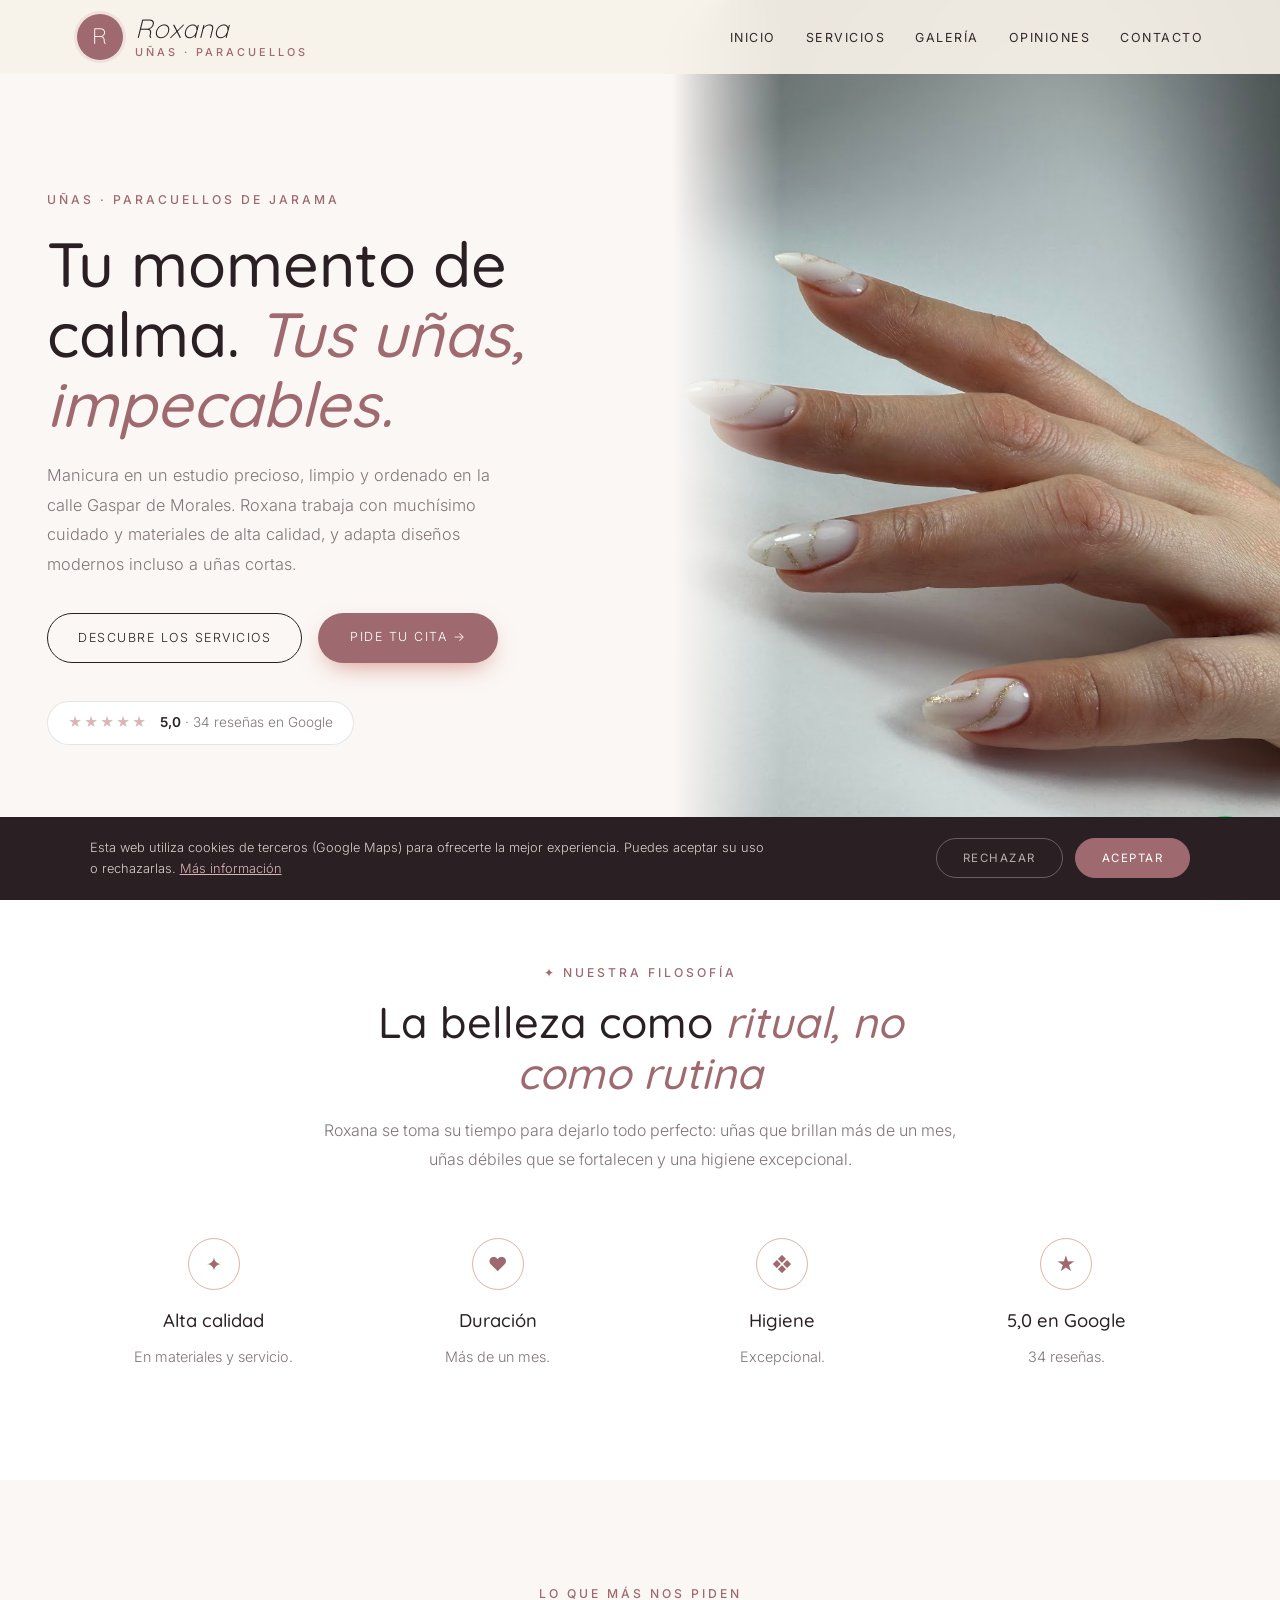
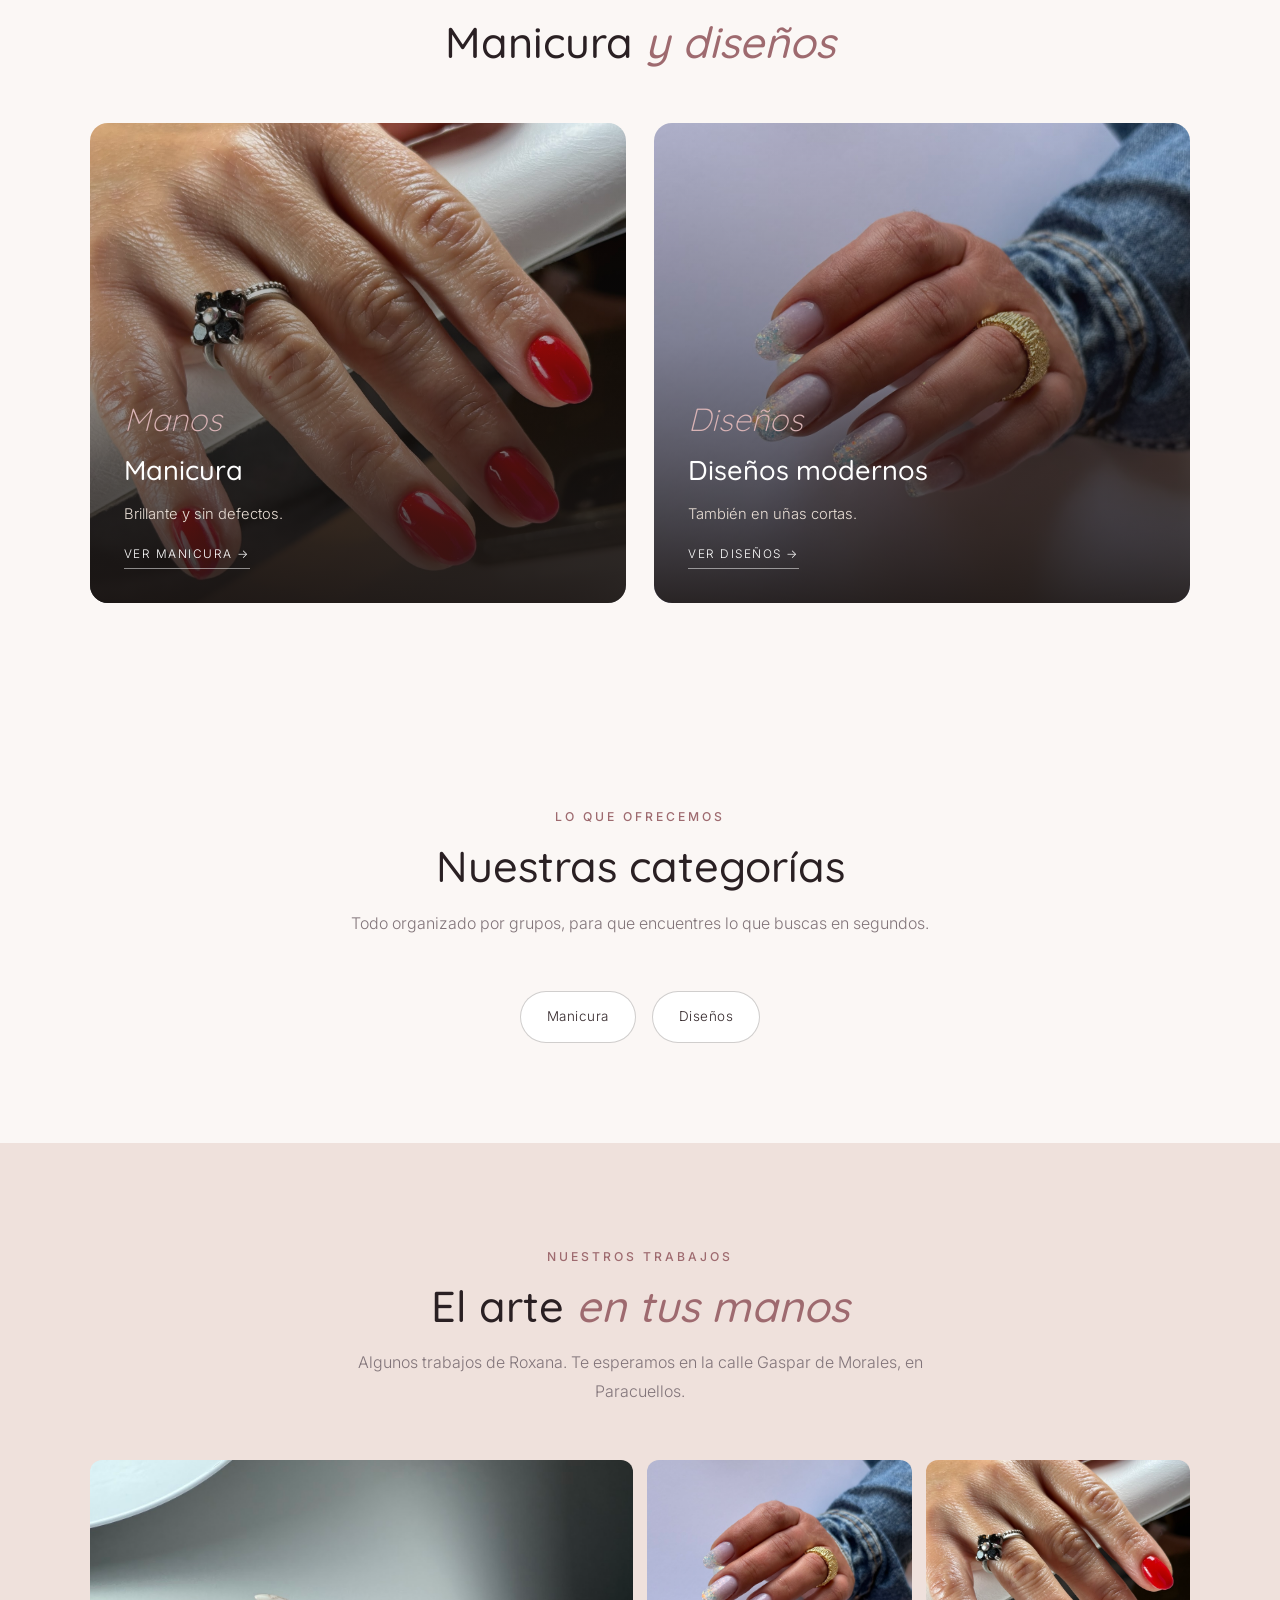
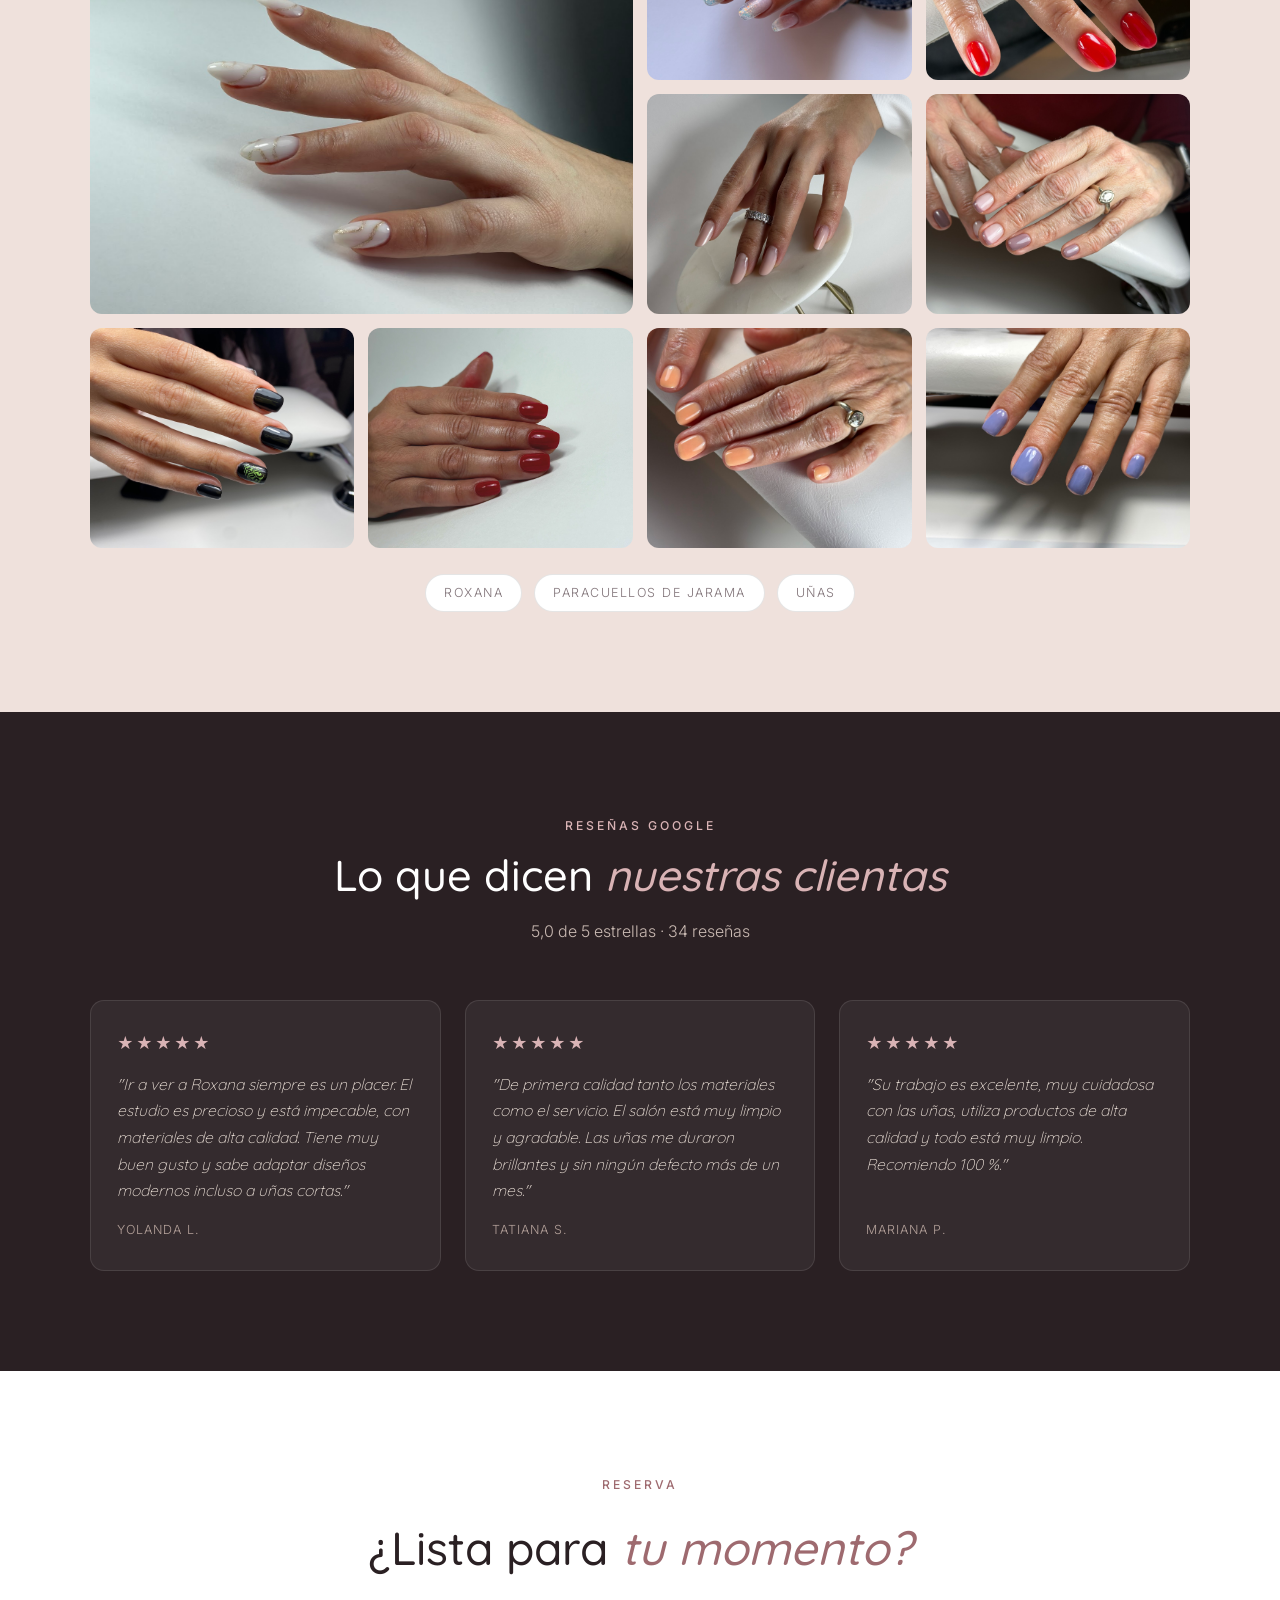
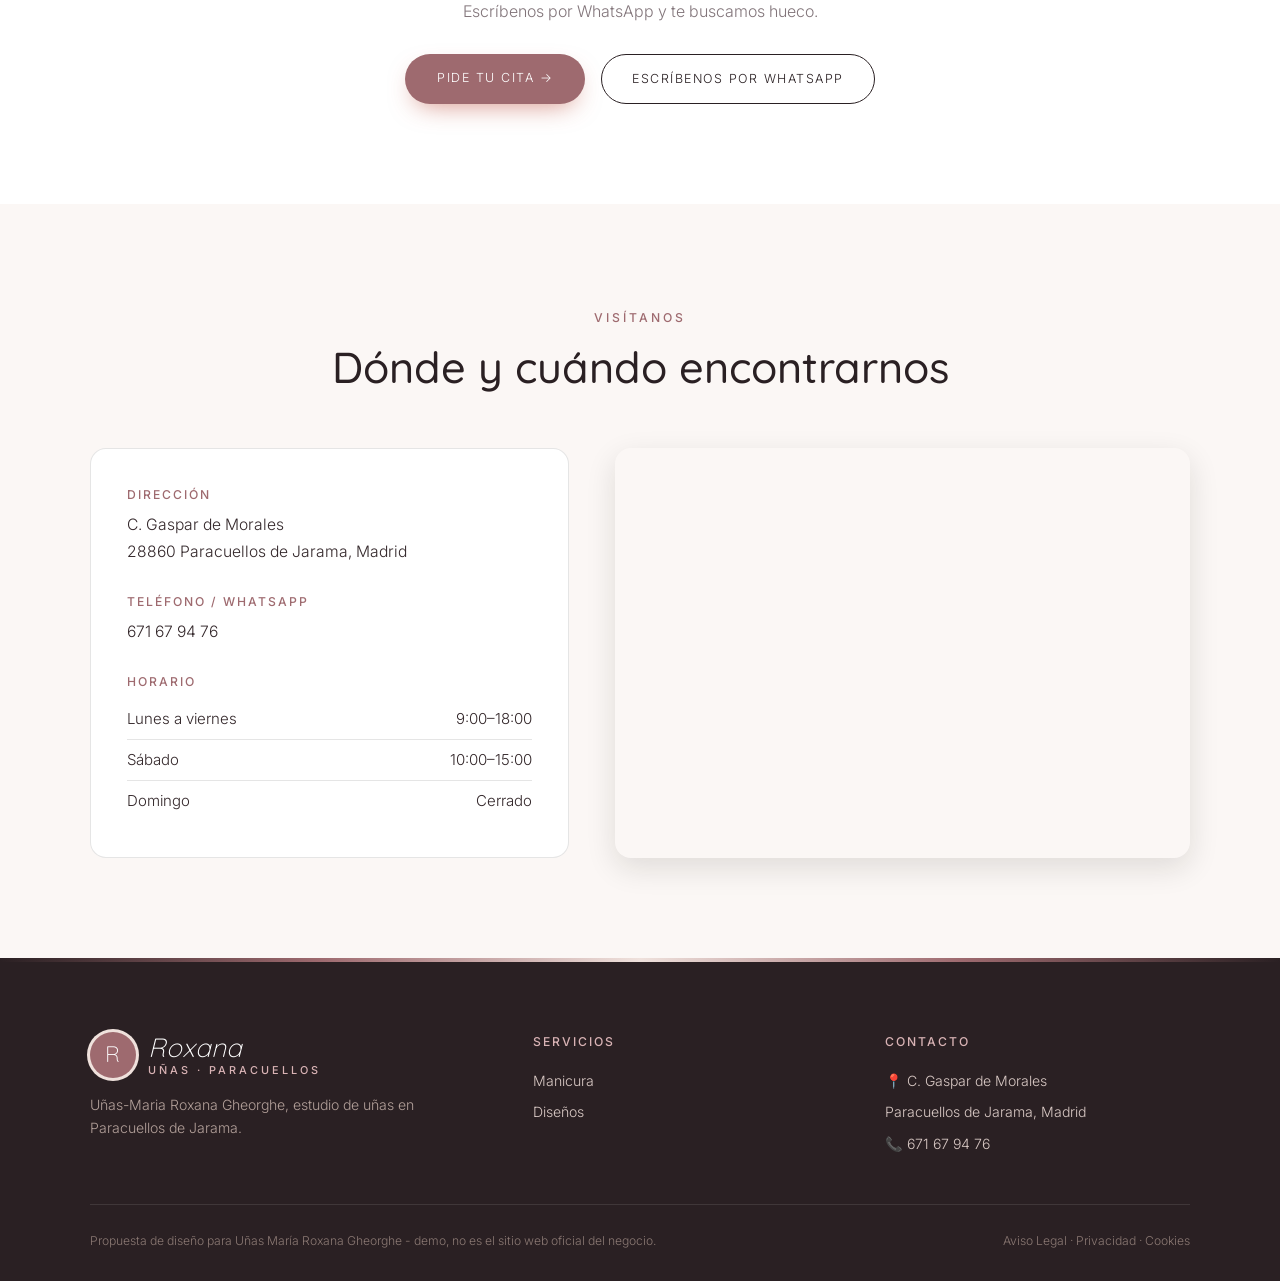
<file: index.html>
<!DOCTYPE html>
<html lang="es">
<head>
<meta charset="UTF-8">
<meta name="viewport" content="width=device-width, initial-scale=1.0">
<title>Uñas María Roxana Gheorghe — Manicura y uñas en Paracuellos de Jarama</title>
<meta name="description" content="Uñas María Roxana Gheorghe, estudio de manicura en C. Gaspar de Morales, Paracuellos de Jarama. Manicura con materiales de alta calidad, uñas que duran más de un mes, fortalecimiento de uñas débiles y diseños modernos. 5,0★ con 34 reseñas en Google.">
<meta name="theme-color" content="#2a2023">
<meta property="og:title" content="Uñas María Roxana Gheorghe · Paracuellos de Jarama">
<meta property="og:image" content="maps_06.jpg">

<link rel="preconnect" href="https://fonts.googleapis.com"><link rel="preconnect" href="https://fonts.gstatic.com" crossorigin><link href="https://fonts.googleapis.com/css2?family=Quicksand:wght@500;600&family=Inter:wght@300;400;500;600&display=swap" rel="stylesheet">
<link rel="stylesheet" href="styles.css">
</head>
<body>

<header id="header">
  <a href="index.html" class="logo" aria-label="Uñas María Roxana Gheorghe, inicio"><span class="logo-mark">R</span><span class="logo-text"><span class="script">Roxana</span><small>uñas · Paracuellos</small></span></a>
  <nav id="nav" aria-label="Navegación principal"><ul><li><a href="index.html#inicio">Inicio</a></li><li><a href="servicios.html">Servicios</a></li><li><a href="index.html#galeria">Galería</a></li><li><a href="index.html#opiniones">Opiniones</a></li><li><a href="index.html#contacto">Contacto</a></li></ul></nav><button class="nav-toggle" id="navToggle" aria-label="Abrir menú">☰</button>
</header>

<section class="hero" id="inicio">
  <div class="hero-text">
    <span class="eyebrow">Uñas · Paracuellos de Jarama</span>
    <h1>Tu momento de calma. <em>Tus uñas, impecables.</em></h1>
    <p>Manicura en un estudio precioso, limpio y ordenado en la calle Gaspar de Morales. Roxana trabaja con muchísimo cuidado y materiales de alta calidad, y adapta diseños modernos incluso a uñas cortas.</p>
    <div class="hero-ctas">
      <a href="servicios.html" class="btn-outline">Descubre los servicios</a>
      <a href="https://wa.me/34671679476?text=Hola%20Roxana%2C%20quiero%20pedir%20cita%20para%20las%20u%C3%B1as" class="btn-solid" target="_blank" rel="noopener">Pide tu cita →</a>
    </div>
    <a class="hero-rating" href="https://www.google.com/maps/search/?api=1&query=U%C3%B1as+Maria+Roxana+Gheorghe,+C.+Gaspar+de+Morales,+Paracuellos+de+Jarama" target="_blank" rel="noopener"><span class="stars">★★★★★</span><span><strong>5,0</strong> · 34 reseñas en Google</span></a>
  </div>
  <div class="hero-img"><img src="maps_06.jpg" alt="Uñas con líneas doradas en el estudio de Roxana, Paracuellos de Jarama" style="object-position:center 50%;"></div>
</section>

<section class="trust">
  <div class="section-head">
    <span class="eyebrow">✦ Nuestra filosofía</span>
    <h2>La belleza como <em>ritual, no como rutina</em></h2>
    <p>Roxana se toma su tiempo para dejarlo todo perfecto: uñas que brillan más de un mes, uñas débiles que se fortalecen y una higiene excepcional.</p>
  </div>
  <div class="trust-grid">
    <div class="trust-card"><span class="trust-ic">✦</span><h3>Alta calidad</h3><p>En materiales y servicio.</p></div>
    <div class="trust-card"><span class="trust-ic">♥</span><h3>Duración</h3><p>Más de un mes.</p></div>
    <div class="trust-card"><span class="trust-ic">❖</span><h3>Higiene</h3><p>Excepcional.</p></div>
    <div class="trust-card"><span class="trust-ic">★</span><h3>5,0 en Google</h3><p>34 reseñas.</p></div>
  </div>
</section>

<section class="worlds">
  <div class="section-head">
    <span class="eyebrow">Lo que más nos piden</span>
    <h2>Manicura <em>y diseños</em></h2>
  </div>
  <div class="worlds-grid">
    <a href="servicios.html#unas" class="world-card"><img src="maps_05.jpg" alt="Manicura"><div class="world-text"><span class="script">Manos</span><h3>Manicura</h3><p>Brillante y sin defectos.</p><span class="world-link">Ver manicura →</span></div></a>
    <a href="servicios.html#disenos" class="world-card"><img src="maps_04.jpg" alt="Diseños modernos"><div class="world-text"><span class="script">Diseños</span><h3>Diseños modernos</h3><p>También en uñas cortas.</p><span class="world-link">Ver diseños →</span></div></a>
  </div>
</section>

<section>
  <div class="section-head">
    <span class="eyebrow">Lo que ofrecemos</span>
    <h2>Nuestras categorías</h2>
    <p>Todo organizado por grupos, para que encuentres lo que buscas en segundos.</p>
  </div>
  <div class="cat-pills">
    <a href="servicios.html#unas" class="cat-pill">Manicura</a>
    <a href="servicios.html#disenos" class="cat-pill">Diseños</a>
  </div>
</section>

<section class="gallery-wrap" id="galeria">
  <div class="section-head">
    <span class="eyebrow">Nuestros trabajos</span>
    <h2>El arte <em>en tus manos</em></h2>
    <p>Algunos trabajos de Roxana. Te esperamos en la calle Gaspar de Morales, en Paracuellos.</p>
  </div>
  <div class="gallery">
    <figure class="big"><img src="maps_06.jpg" alt="Uñas nude con líneas doradas" loading="lazy"></figure>
    <figure><img src="maps_04.jpg" alt="Degradado con purpurina" loading="lazy"></figure>
    <figure><img src="maps_05.jpg" alt="Rojo clásico" loading="lazy"></figure>
    <figure><img src="maps_08.jpg" alt="Nude natural" loading="lazy"></figure>
    <figure><img src="maps_01.jpg" alt="Tonos malva" loading="lazy"></figure>
    <figure><img src="maps_10.jpg" alt="Negro con diseño" loading="lazy"></figure>
    <figure><img src="maps_07.jpg" alt="Rojo cereza" loading="lazy"></figure>
    <figure><img src="maps_02.jpg" alt="Melocotón" loading="lazy"></figure>
    <figure><img src="maps_09.jpg" alt="Lavanda" loading="lazy"></figure>
  </div>
  <div class="brands"><span>Roxana</span><span>Paracuellos de Jarama</span><span>Uñas</span></div>
</section>

<section class="reviews-wrap" id="opiniones">
  <div class="section-head">
    <span class="eyebrow">Reseñas Google</span>
    <h2>Lo que dicen <em>nuestras clientas</em></h2>
    <p>5,0 de 5 estrellas · 34 reseñas</p>
  </div>
  <div class="review-grid">
    <div class="review-card"><div class="stars">★★★★★</div><p>"Ir a ver a Roxana siempre es un placer. El estudio es precioso y está impecable, con materiales de alta calidad. Tiene muy buen gusto y sabe adaptar diseños modernos incluso a uñas cortas."</p><cite>Yolanda L.</cite></div>
    <div class="review-card"><div class="stars">★★★★★</div><p>"De primera calidad tanto los materiales como el servicio. El salón está muy limpio y agradable. Las uñas me duraron brillantes y sin ningún defecto más de un mes."</p><cite>Tatiana S.</cite></div>
    <div class="review-card"><div class="stars">★★★★★</div><p>"Su trabajo es excelente, muy cuidadosa con las uñas, utiliza productos de alta calidad y todo está muy limpio. Recomiendo 100 %."</p><cite>Mariana P.</cite></div>
  </div>
</section>

<section class="cta-section">
  <span class="eyebrow">Reserva</span>
  <h2>¿Lista para <em>tu momento?</em></h2>
  <p>Escríbenos por WhatsApp y te buscamos hueco.</p>
  <div class="cta-row">
    <a href="https://wa.me/34671679476?text=Hola%20Roxana%2C%20quiero%20pedir%20cita%20para%20las%20u%C3%B1as" class="btn-solid" target="_blank" rel="noopener">Pide tu cita →</a>
    <a href="https://wa.me/34671679476?text=Hola%20Roxana%2C%20quiero%20pedir%20cita%20para%20las%20u%C3%B1as" class="btn-outline" target="_blank" rel="noopener">Escríbenos por WhatsApp</a>
  </div>
</section>

<section class="contact-section" id="contacto">
  <div class="section-head">
    <span class="eyebrow">Visítanos</span>
    <h2>Dónde y cuándo encontrarnos</h2>
  </div>
  <div class="contact-grid">
    <div class="contact-info">
      <div class="contact-block"><h3>Dirección</h3><p>C. Gaspar de Morales<br>28860 Paracuellos de Jarama, Madrid</p></div>
      <div class="contact-block"><h3>Teléfono / WhatsApp</h3><p><a href="tel:+34671679476">671 67 94 76</a></p></div>
      <div class="contact-block"><h3>Horario</h3><ul class="hours-list"><li><span>Lunes a viernes</span><span>9:00–18:00</span></li><li><span>Sábado</span><span>10:00–15:00</span></li><li><span>Domingo</span><span>Cerrado</span></li></ul></div>
      
    </div>
    <div class="contact-map">
      <iframe title="Mapa de Uñas María Roxana Gheorghe" src="https://www.google.com/maps?q=U%C3%B1as+Maria+Roxana+Gheorghe,+C.+Gaspar+de+Morales,+Paracuellos+de+Jarama&output=embed" width="100%" height="100%" style="border:0;" allowfullscreen="" loading="lazy" referrerpolicy="no-referrer-when-downgrade"></iframe>
    </div>
  </div>
</section>

<footer>
  <div class="footer-grid">
    <div class="footer-brand">
      <a href="index.html" class="logo light"><span class="logo-mark">R</span><span class="logo-text"><span class="script">Roxana</span><small>uñas · Paracuellos</small></span></a>
      <p>Uñas-Maria Roxana Gheorghe, estudio de uñas en Paracuellos de Jarama.</p>
    </div>
    <div><h4>Servicios</h4><ul><li><a href="servicios.html#unas">Manicura</a></li><li><a href="servicios.html#disenos">Diseños</a></li></ul></div>
    <div><h4>Contacto</h4><ul><li>📍 C. Gaspar de Morales</li><li>Paracuellos de Jarama, Madrid</li><li>📞 <a href="tel:+34671679476">671 67 94 76</a></li></ul></div>
  </div>
  <div class="footer-bottom">
    <span>Propuesta de diseño para Uñas María Roxana Gheorghe - demo, no es el sitio web oficial del negocio.</span>
    <span><a href="aviso-legal.html">Aviso Legal</a> &middot; <a href="politica-privacidad.html">Privacidad</a> &middot; <a href="politica-cookies.html">Cookies</a></span>
  </div>
</footer>

<div id="cookie-banner" class="cookie-banner"><p>Esta web utiliza cookies de terceros (Google Maps) para ofrecerte la mejor experiencia. Puedes aceptar su uso o rechazarlas. <a href="politica-cookies.html">Más información</a></p><div class="cookie-actions"><button onclick="setCookieChoice('rejected')" class="ck-reject">Rechazar</button><button onclick="setCookieChoice('accepted')" class="ck-accept">Aceptar</button></div></div>
<div class="social-fabs"><a class="wa-fab" href="https://wa.me/34671679476?text=Hola%20Roxana%2C%20quiero%20pedir%20cita%20para%20las%20u%C3%B1as" target="_blank" rel="noopener" aria-label="Escribir por WhatsApp"><svg width="28" height="28" viewBox="0 0 24 24" fill="white"><path d="M17.5 14.4c-.3-.1-1.8-.9-2-1s-.5-.1-.7.1-.8 1-.9 1.2-.3.2-.6.1a8.2 8.2 0 0 1-2.4-1.5 9 9 0 0 1-1.7-2.1c-.2-.3 0-.5.1-.6l.4-.5.3-.5v-.5l-.9-2.2c-.2-.6-.5-.5-.7-.5h-.6a1.1 1.1 0 0 0-.8.4 3.4 3.4 0 0 0-1 2.5 5.9 5.9 0 0 0 1.2 3.1 13.5 13.5 0 0 0 5.2 4.6c2.6 1 2.6.7 3.1.6a2.6 2.6 0 0 0 1.7-1.2 2.1 2.1 0 0 0 .2-1.2c-.1-.1-.3-.2-.6-.3ZM12 21.8a9.8 9.8 0 0 1-5-1.4l-.4-.2-3.7 1 1-3.6-.2-.4A9.8 9.8 0 1 1 12 21.8Zm8.4-18.3A11.8 11.8 0 0 0 1.8 17.7L.2 23.8l6.3-1.6a11.8 11.8 0 0 0 5.6 1.4A11.8 11.8 0 0 0 20.4 3.5Z"/></svg></a></div>
<script src="main.js"></script>
</body>
</html>
</file>
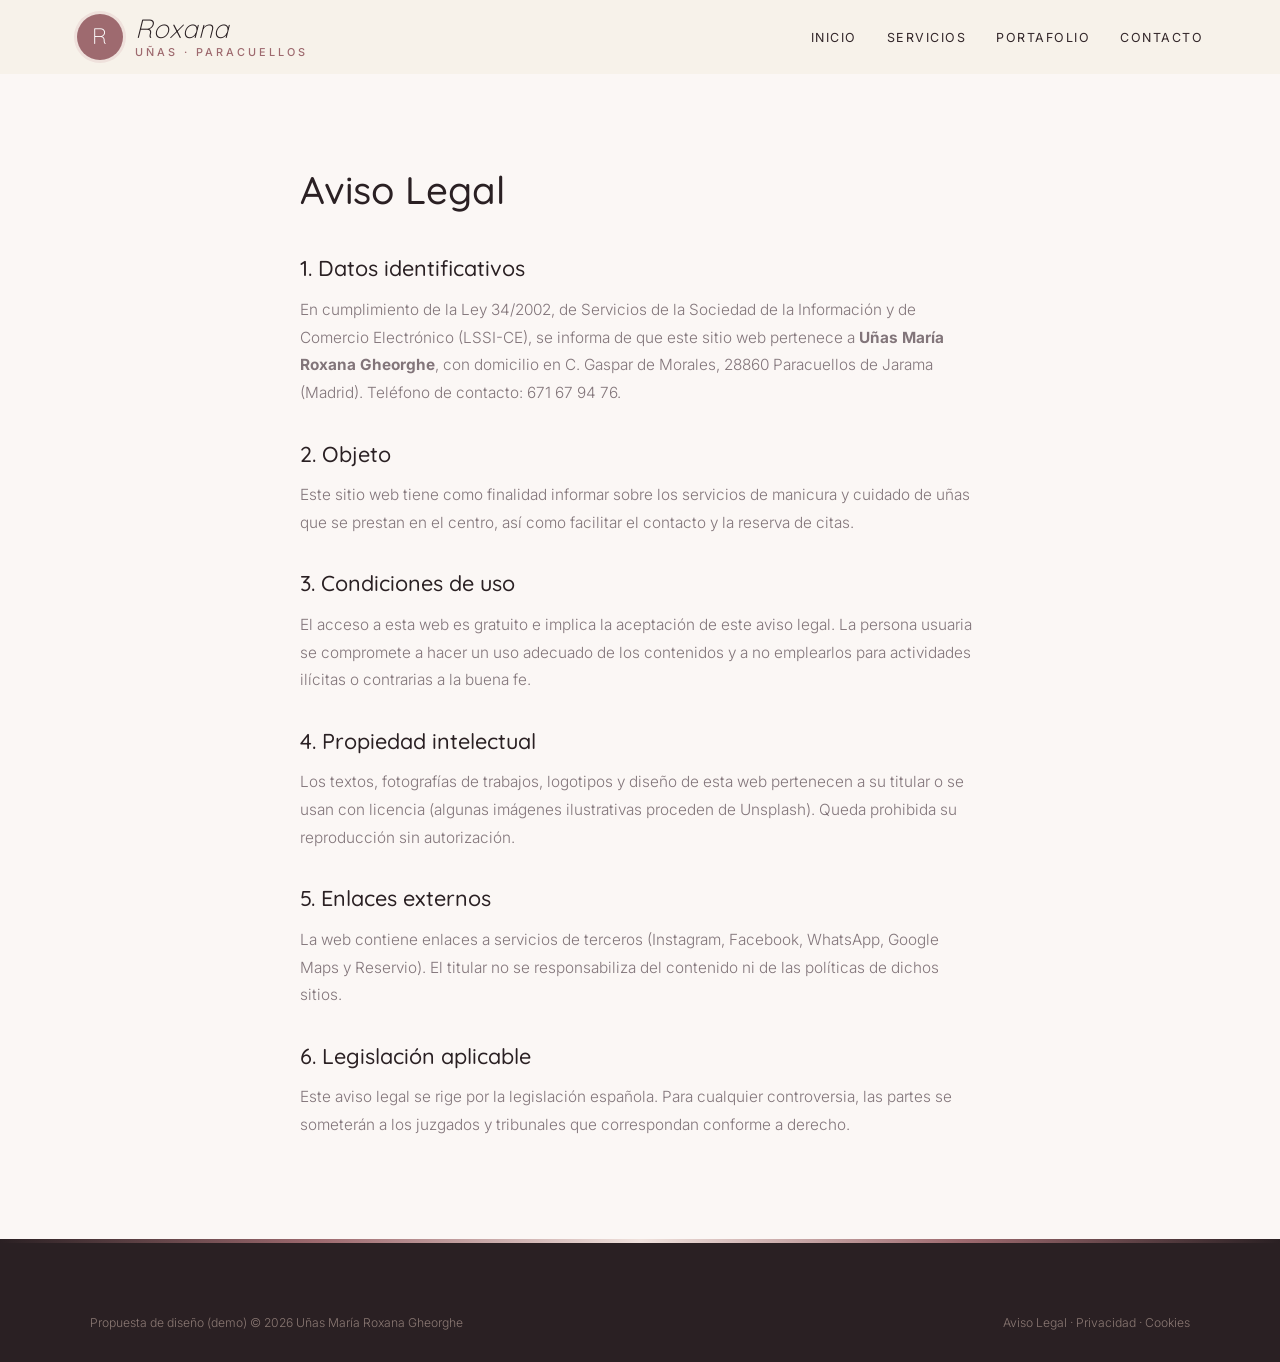
<file: aviso-legal.html>
<!DOCTYPE html>
<html lang="es">
<head>
<meta charset="UTF-8">
<meta name="viewport" content="width=device-width, initial-scale=1.0">
<title>Aviso Legal — Uñas María Roxana Gheorghe</title>
<meta name="robots" content="noindex">

<link rel="preconnect" href="https://fonts.googleapis.com">
<link href="https://fonts.googleapis.com/css2?family=Quicksand:wght@500;600&family=Inter:wght@300;400;500;600&display=swap" rel="stylesheet">
<link rel="stylesheet" href="styles.css">
</head>
<body>
<header id="header" class="scrolled">
  <a href="index.html" class="logo" aria-label="Uñas María Roxana Gheorghe, inicio">
    <span class="logo-mark">R</span>
    <span class="logo-text"><span class="script">Roxana</span><small>uñas · Paracuellos</small></span>
  </a>
  <nav id="nav" aria-label="Navegación principal">
    <ul>
      <li><a href="index.html#inicio">Inicio</a></li>
      <li><a href="servicios.html">Servicios</a></li>
      <li><a href="portafolio.html">Portafolio</a></li>
      <li><a href="index.html#contacto">Contacto</a></li>
    </ul>
  </nav>
  <button class="nav-toggle" id="navToggle" aria-label="Abrir menú">☰</button>
</header>
<main class="legal"><h1>Aviso Legal</h1>
<h2>1. Datos identificativos</h2>
<p>En cumplimiento de la Ley 34/2002, de Servicios de la Sociedad de la Información y de Comercio Electrónico (LSSI-CE), se informa de que este sitio web pertenece a <strong>Uñas María Roxana Gheorghe</strong>, con domicilio en C. Gaspar de Morales, 28860 Paracuellos de Jarama (Madrid). Teléfono de contacto: 671 67 94 76.</p>
<h2>2. Objeto</h2>
<p>Este sitio web tiene como finalidad informar sobre los servicios de manicura y cuidado de uñas que se prestan en el centro, así como facilitar el contacto y la reserva de citas.</p>
<h2>3. Condiciones de uso</h2>
<p>El acceso a esta web es gratuito e implica la aceptación de este aviso legal. La persona usuaria se compromete a hacer un uso adecuado de los contenidos y a no emplearlos para actividades ilícitas o contrarias a la buena fe.</p>
<h2>4. Propiedad intelectual</h2>
<p>Los textos, fotografías de trabajos, logotipos y diseño de esta web pertenecen a su titular o se usan con licencia (algunas imágenes ilustrativas proceden de Unsplash). Queda prohibida su reproducción sin autorización.</p>
<h2>5. Enlaces externos</h2>
<p>La web contiene enlaces a servicios de terceros (Instagram, Facebook, WhatsApp, Google Maps y Reservio). El titular no se responsabiliza del contenido ni de las políticas de dichos sitios.</p>
<h2>6. Legislación aplicable</h2>
<p>Este aviso legal se rige por la legislación española. Para cualquier controversia, las partes se someterán a los juzgados y tribunales que correspondan conforme a derecho.</p></main>
<footer>
  <div class="footer-bottom" style="margin-top:0">
    <span>Propuesta de diseño (demo) © 2026 Uñas María Roxana Gheorghe</span>
    <span><a href="aviso-legal.html">Aviso Legal</a> &middot; <a href="politica-privacidad.html">Privacidad</a> &middot; <a href="politica-cookies.html">Cookies</a></span>
  </div>
</footer>
<script src="main.js"></script>
</body>
</html>
</file>
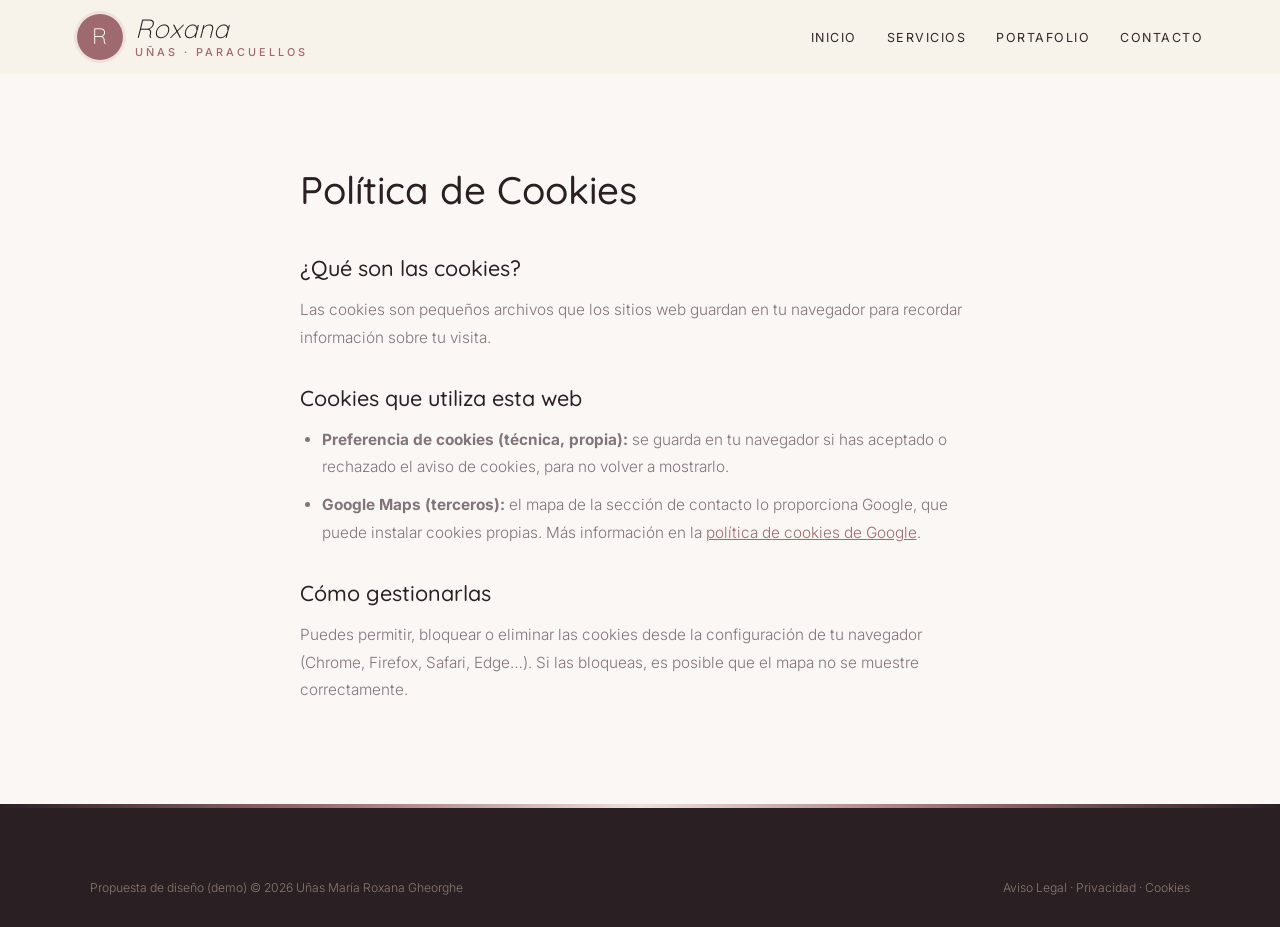
<file: politica-cookies.html>
<!DOCTYPE html>
<html lang="es">
<head>
<meta charset="UTF-8">
<meta name="viewport" content="width=device-width, initial-scale=1.0">
<title>Política de Cookies — Uñas María Roxana Gheorghe</title>
<meta name="robots" content="noindex">

<link rel="preconnect" href="https://fonts.googleapis.com">
<link href="https://fonts.googleapis.com/css2?family=Quicksand:wght@500;600&family=Inter:wght@300;400;500;600&display=swap" rel="stylesheet">
<link rel="stylesheet" href="styles.css">
</head>
<body>
<header id="header" class="scrolled">
  <a href="index.html" class="logo" aria-label="Uñas María Roxana Gheorghe, inicio">
    <span class="logo-mark">R</span>
    <span class="logo-text"><span class="script">Roxana</span><small>uñas · Paracuellos</small></span>
  </a>
  <nav id="nav" aria-label="Navegación principal">
    <ul>
      <li><a href="index.html#inicio">Inicio</a></li>
      <li><a href="servicios.html">Servicios</a></li>
      <li><a href="portafolio.html">Portafolio</a></li>
      <li><a href="index.html#contacto">Contacto</a></li>
    </ul>
  </nav>
  <button class="nav-toggle" id="navToggle" aria-label="Abrir menú">☰</button>
</header>
<main class="legal"><h1>Política de Cookies</h1>
<h2>¿Qué son las cookies?</h2>
<p>Las cookies son pequeños archivos que los sitios web guardan en tu navegador para recordar información sobre tu visita.</p>
<h2>Cookies que utiliza esta web</h2>
<ul>
<li><strong>Preferencia de cookies (técnica, propia):</strong> se guarda en tu navegador si has aceptado o rechazado el aviso de cookies, para no volver a mostrarlo.</li>
<li><strong>Google Maps (terceros):</strong> el mapa de la sección de contacto lo proporciona Google, que puede instalar cookies propias. Más información en la <a href="https://policies.google.com/technologies/cookies" target="_blank" rel="noopener">política de cookies de Google</a>.</li>
</ul>
<h2>Cómo gestionarlas</h2>
<p>Puedes permitir, bloquear o eliminar las cookies desde la configuración de tu navegador (Chrome, Firefox, Safari, Edge…). Si las bloqueas, es posible que el mapa no se muestre correctamente.</p></main>
<footer>
  <div class="footer-bottom" style="margin-top:0">
    <span>Propuesta de diseño (demo) © 2026 Uñas María Roxana Gheorghe</span>
    <span><a href="aviso-legal.html">Aviso Legal</a> &middot; <a href="politica-privacidad.html">Privacidad</a> &middot; <a href="politica-cookies.html">Cookies</a></span>
  </div>
</footer>
<script src="main.js"></script>
</body>
</html>
</file>
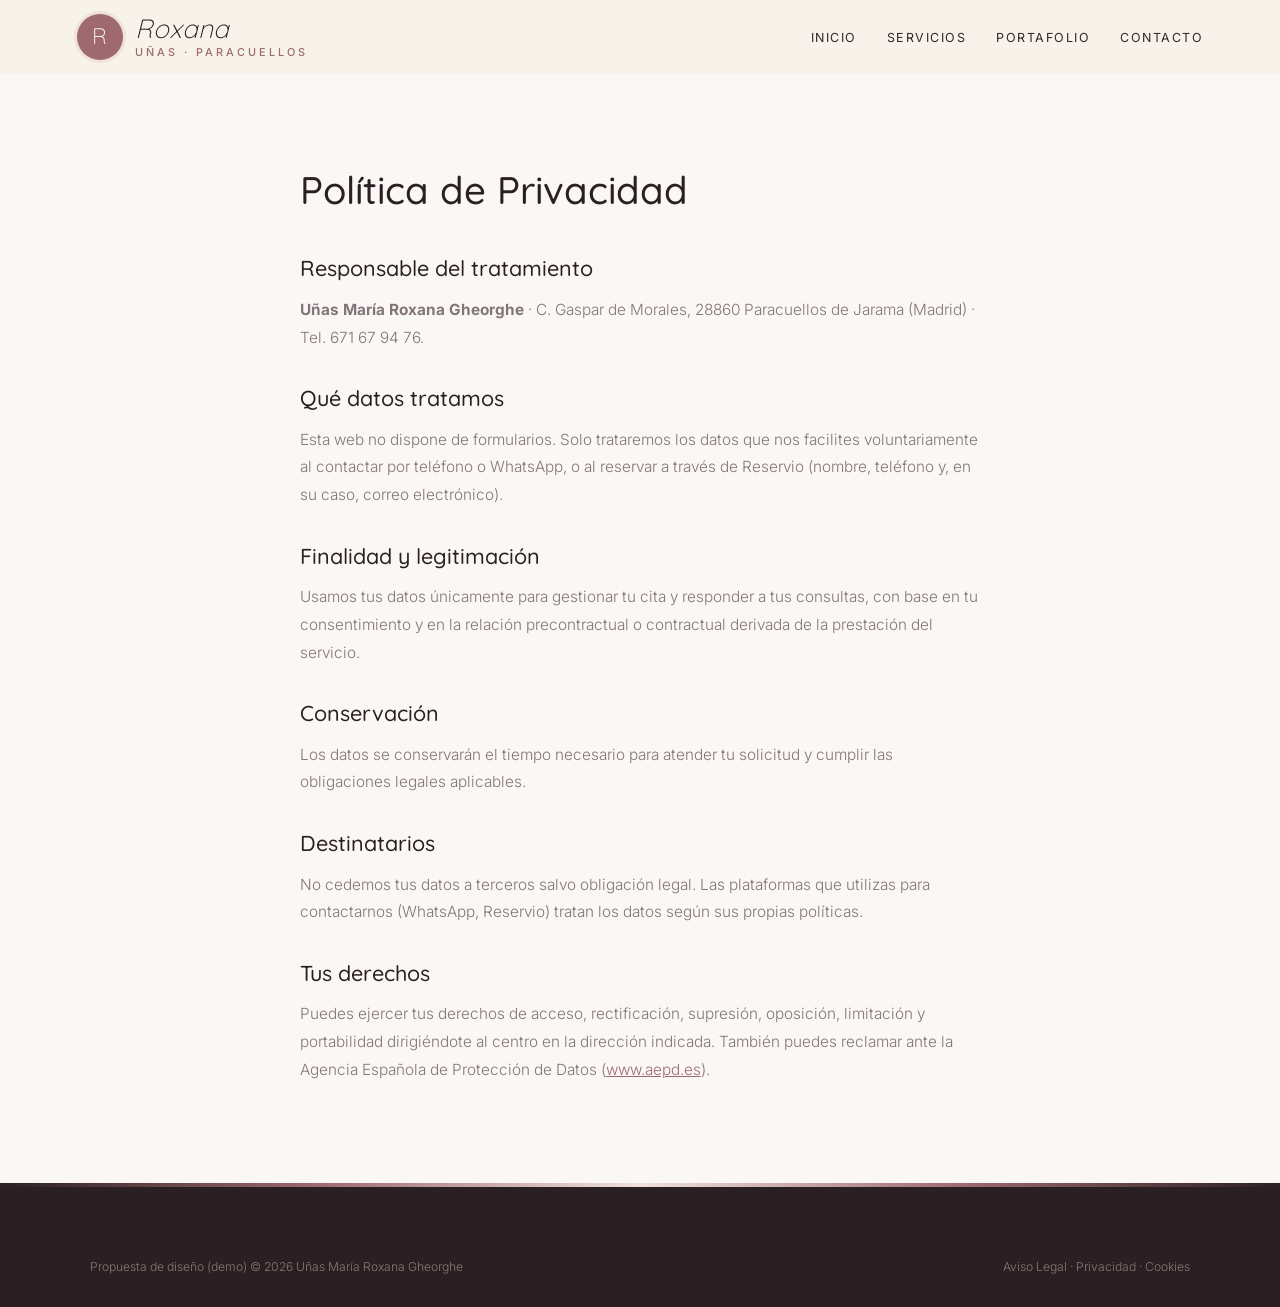
<file: politica-privacidad.html>
<!DOCTYPE html>
<html lang="es">
<head>
<meta charset="UTF-8">
<meta name="viewport" content="width=device-width, initial-scale=1.0">
<title>Política de Privacidad — Uñas María Roxana Gheorghe</title>
<meta name="robots" content="noindex">

<link rel="preconnect" href="https://fonts.googleapis.com">
<link href="https://fonts.googleapis.com/css2?family=Quicksand:wght@500;600&family=Inter:wght@300;400;500;600&display=swap" rel="stylesheet">
<link rel="stylesheet" href="styles.css">
</head>
<body>
<header id="header" class="scrolled">
  <a href="index.html" class="logo" aria-label="Uñas María Roxana Gheorghe, inicio">
    <span class="logo-mark">R</span>
    <span class="logo-text"><span class="script">Roxana</span><small>uñas · Paracuellos</small></span>
  </a>
  <nav id="nav" aria-label="Navegación principal">
    <ul>
      <li><a href="index.html#inicio">Inicio</a></li>
      <li><a href="servicios.html">Servicios</a></li>
      <li><a href="portafolio.html">Portafolio</a></li>
      <li><a href="index.html#contacto">Contacto</a></li>
    </ul>
  </nav>
  <button class="nav-toggle" id="navToggle" aria-label="Abrir menú">☰</button>
</header>
<main class="legal"><h1>Política de Privacidad</h1>
<h2>Responsable del tratamiento</h2>
<p><strong>Uñas María Roxana Gheorghe</strong> · C. Gaspar de Morales, 28860 Paracuellos de Jarama (Madrid) · Tel. 671 67 94 76.</p>
<h2>Qué datos tratamos</h2>
<p>Esta web no dispone de formularios. Solo trataremos los datos que nos facilites voluntariamente al contactar por teléfono o WhatsApp, o al reservar a través de Reservio (nombre, teléfono y, en su caso, correo electrónico).</p>
<h2>Finalidad y legitimación</h2>
<p>Usamos tus datos únicamente para gestionar tu cita y responder a tus consultas, con base en tu consentimiento y en la relación precontractual o contractual derivada de la prestación del servicio.</p>
<h2>Conservación</h2>
<p>Los datos se conservarán el tiempo necesario para atender tu solicitud y cumplir las obligaciones legales aplicables.</p>
<h2>Destinatarios</h2>
<p>No cedemos tus datos a terceros salvo obligación legal. Las plataformas que utilizas para contactarnos (WhatsApp, Reservio) tratan los datos según sus propias políticas.</p>
<h2>Tus derechos</h2>
<p>Puedes ejercer tus derechos de acceso, rectificación, supresión, oposición, limitación y portabilidad dirigiéndote al centro en la dirección indicada. También puedes reclamar ante la Agencia Española de Protección de Datos (<a href="https://www.aepd.es" target="_blank" rel="noopener">www.aepd.es</a>).</p></main>
<footer>
  <div class="footer-bottom" style="margin-top:0">
    <span>Propuesta de diseño (demo) © 2026 Uñas María Roxana Gheorghe</span>
    <span><a href="aviso-legal.html">Aviso Legal</a> &middot; <a href="politica-privacidad.html">Privacidad</a> &middot; <a href="politica-cookies.html">Cookies</a></span>
  </div>
</footer>
<script src="main.js"></script>
</body>
</html>
</file>
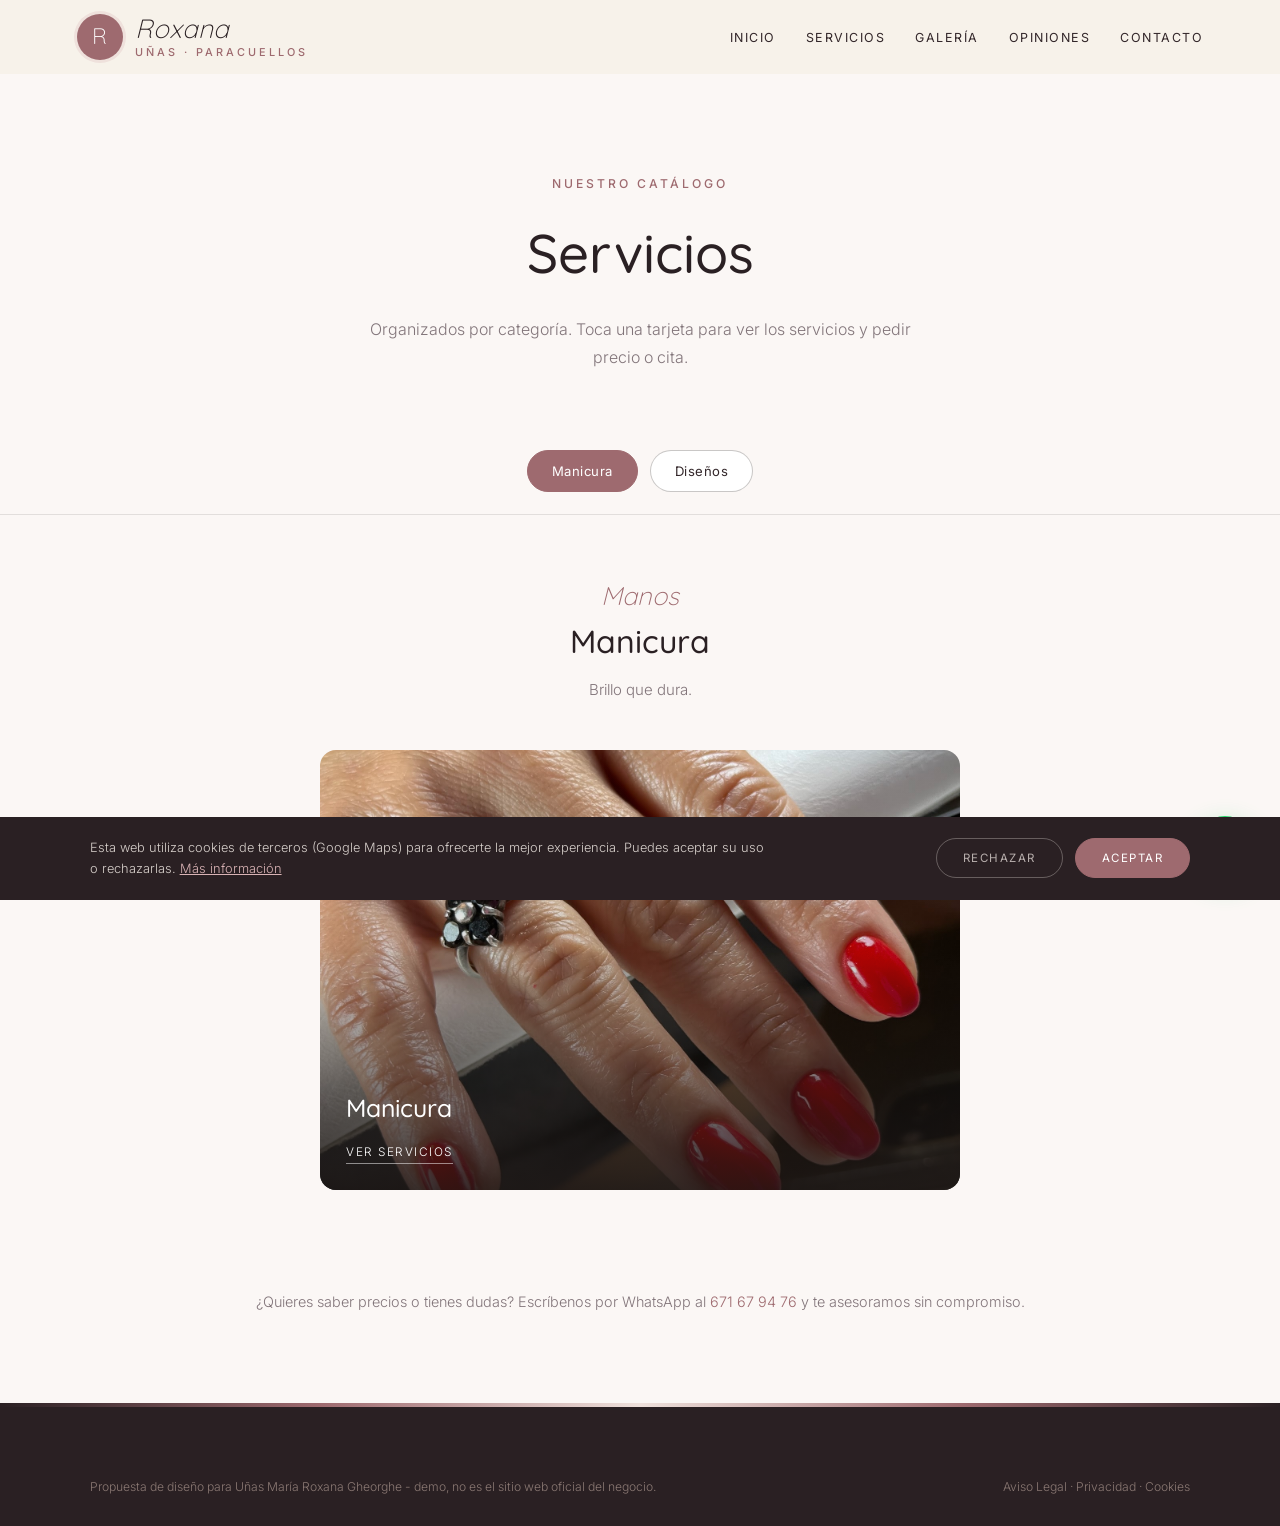
<file: servicios.html>
<!DOCTYPE html>
<html lang="es">
<head>
<meta charset="UTF-8">
<meta name="viewport" content="width=device-width, initial-scale=1.0">
<title>Servicios — Uñas María Roxana Gheorghe · Paracuellos de Jarama</title>
<meta name="description" content="Servicios de Uñas María Roxana Gheorghe en Paracuellos de Jarama.">

<link rel="preconnect" href="https://fonts.googleapis.com"><link rel="preconnect" href="https://fonts.gstatic.com" crossorigin><link href="https://fonts.googleapis.com/css2?family=Quicksand:wght@500;600&family=Inter:wght@300;400;500;600&display=swap" rel="stylesheet">
<link rel="stylesheet" href="styles.css">
</head>
<body>

<header id="header" class="scrolled">
  <a href="index.html" class="logo" aria-label="Uñas María Roxana Gheorghe, inicio"><span class="logo-mark">R</span><span class="logo-text"><span class="script">Roxana</span><small>uñas · Paracuellos</small></span></a>
  <nav id="nav" aria-label="Navegación principal"><ul><li><a href="index.html#inicio">Inicio</a></li><li><a href="servicios.html">Servicios</a></li><li><a href="index.html#galeria">Galería</a></li><li><a href="index.html#opiniones">Opiniones</a></li><li><a href="index.html#contacto">Contacto</a></li></ul></nav><button class="nav-toggle" id="navToggle" aria-label="Abrir menú">☰</button>
</header>

<div class="page-hero">
  <span class="eyebrow">Nuestro catálogo</span>
  <h1>Servicios</h1>
  <p>Organizados por categoría. Toca una tarjeta para ver los servicios y pedir precio o cita.</p>
</div>

<div class="tabs">
  <button class="tab-btn active" data-tab="unas">Manicura</button>
  <button class="tab-btn" data-tab="disenos">Diseños</button>
  
</div>

<div class="tab-panel active" id="unas">
  <div class="tab-intro"><span class="script">Manos</span><h2>Manicura</h2><p>Brillo que dura.</p></div>
  <div class="cat-grid single">
    <div class="cat-card" onclick="openModal('unas')"><img src="maps_05.jpg" alt="Manicura" loading="lazy"><div class="cat-card-text"><h3>Manicura</h3><span>Ver servicios</span></div></div>
  </div>
</div>

<div class="tab-panel" id="disenos">
  <div class="tab-intro"><span class="script">Diseños</span><h2>Diseños</h2><p>Modernos, también en uñas cortas.</p></div>
  <div class="cat-grid single">
    <div class="cat-card" onclick="openModal('disenos')"><img src="maps_04.jpg" alt="Diseños de uñas" loading="lazy"><div class="cat-card-text"><h3>Diseños de uñas</h3><span>Ver servicios</span></div></div>
  </div>
</div>


<p class="services-note">¿Quieres saber precios o tienes dudas? Escríbenos por WhatsApp al <a href="https://wa.me/34671679476" target="_blank" rel="noopener" style="color:var(--red)">671 67 94 76</a> y te asesoramos sin compromiso.</p>

<div class="modal-overlay" id="modal-unas"><div class="modal">
  <button class="modal-close" onclick="closeModal('unas')" aria-label="Cerrar">×</button>
  <h3>Manicura</h3><p class="modal-sub">Manos</p>
  <div class="svc-row"><div><div class="svc-name">Manicura</div><span class="svc-desc"></span></div><div class="svc-price">Consultar</div></div>
  <div class="svc-row"><div><div class="svc-name">Fortalecimiento de uñas débiles</div><span class="svc-desc"></span></div><div class="svc-price">Consultar</div></div>
  <div class="svc-row"><div><div class="svc-name">Esmaltado de larga duración</div><span class="svc-desc"></span></div><div class="svc-price">Consultar</div></div>
  <a class="modal-cta alt" href="https://wa.me/34671679476?text=Hola%2C%20quiero%20informaci%C3%B3n%20sobre%20manicura" target="_blank" rel="noopener">Pedir cita por WhatsApp</a>
</div></div>

<div class="modal-overlay" id="modal-disenos"><div class="modal">
  <button class="modal-close" onclick="closeModal('disenos')" aria-label="Cerrar">×</button>
  <h3>Diseños de uñas</h3><p class="modal-sub">Nail art</p>
  <div class="svc-row"><div><div class="svc-name">Diseños modernos</div><span class="svc-desc"></span></div><div class="svc-price">Consultar</div></div>
  <div class="svc-row"><div><div class="svc-name">Diseños en uñas cortas</div><span class="svc-desc"></span></div><div class="svc-price">Consultar</div></div>
  <a class="modal-cta alt" href="https://wa.me/34671679476?text=Hola%2C%20quiero%20informaci%C3%B3n%20sobre%20dise%C3%B1os%20de%20u%C3%B1as" target="_blank" rel="noopener">Pedir cita por WhatsApp</a>
</div></div>


<footer>
  <div class="footer-bottom" style="margin-top:0">
    <span>Propuesta de diseño para Uñas María Roxana Gheorghe - demo, no es el sitio web oficial del negocio.</span>
    <span><a href="aviso-legal.html">Aviso Legal</a> &middot; <a href="politica-privacidad.html">Privacidad</a> &middot; <a href="politica-cookies.html">Cookies</a></span>
  </div>
</footer>

<div id="cookie-banner" class="cookie-banner"><p>Esta web utiliza cookies de terceros (Google Maps) para ofrecerte la mejor experiencia. Puedes aceptar su uso o rechazarlas. <a href="politica-cookies.html">Más información</a></p><div class="cookie-actions"><button onclick="setCookieChoice('rejected')" class="ck-reject">Rechazar</button><button onclick="setCookieChoice('accepted')" class="ck-accept">Aceptar</button></div></div>
<div class="social-fabs"><a class="wa-fab" href="https://wa.me/34671679476?text=Hola%20Roxana%2C%20quiero%20pedir%20cita%20para%20las%20u%C3%B1as" target="_blank" rel="noopener" aria-label="Escribir por WhatsApp"><svg width="28" height="28" viewBox="0 0 24 24" fill="white"><path d="M17.5 14.4c-.3-.1-1.8-.9-2-1s-.5-.1-.7.1-.8 1-.9 1.2-.3.2-.6.1a8.2 8.2 0 0 1-2.4-1.5 9 9 0 0 1-1.7-2.1c-.2-.3 0-.5.1-.6l.4-.5.3-.5v-.5l-.9-2.2c-.2-.6-.5-.5-.7-.5h-.6a1.1 1.1 0 0 0-.8.4 3.4 3.4 0 0 0-1 2.5 5.9 5.9 0 0 0 1.2 3.1 13.5 13.5 0 0 0 5.2 4.6c2.6 1 2.6.7 3.1.6a2.6 2.6 0 0 0 1.7-1.2 2.1 2.1 0 0 0 .2-1.2c-.1-.1-.3-.2-.6-.3ZM12 21.8a9.8 9.8 0 0 1-5-1.4l-.4-.2-3.7 1 1-3.6-.2-.4A9.8 9.8 0 1 1 12 21.8Zm8.4-18.3A11.8 11.8 0 0 0 1.8 17.7L.2 23.8l6.3-1.6a11.8 11.8 0 0 0 5.6 1.4A11.8 11.8 0 0 0 20.4 3.5Z"/></svg></a></div>
<script src="main.js"></script>
</body>
</html>
</file>
<file: styles.css>
:root{
  --cream:#fbf7f5; --paper:#ffffff; --tint:#efe1dc; --ink:#33272a; --dark:#2a2023; --muted:#82757a;
  --red:#9e6a6f; --red-dark:#7f5358; --teal:#9e6a6f; --gold:#d9b3b5; --line:rgba(0,0,0,.1);
  --brand-gradient:linear-gradient(90deg,#2a2023,#9e6a6f,#efe1dc,#9e6a6f,#2a2023);
}
*{margin:0;padding:0;box-sizing:border-box;}
html{scroll-behavior:smooth;}
body{font-family:'Inter',sans-serif;background:var(--cream);color:var(--ink);overflow-x:hidden;font-weight:300;line-height:1.6;}
a{text-decoration:none;color:inherit;}
h1,h2,h3{font-family:'Quicksand',serif;font-weight:500;}
h1 em,h2 em{font-style:italic;color:var(--red);}
img{max-width:100%;display:block;}
.script{font-family:'Quicksand',serif;font-style:italic;}

/* HEADER */
header{position:fixed;top:0;left:0;right:0;z-index:100;display:flex;justify-content:space-between;align-items:center;padding:14px 6%;background:rgba(247,241,233,.92);backdrop-filter:blur(10px);-webkit-backdrop-filter:blur(10px);transition:box-shadow .3s,padding .3s;}
header.scrolled{box-shadow:0 2px 24px rgba(28,22,20,.1);padding:8px 6%;}
.logo{display:flex;align-items:center;gap:12px;color:var(--dark);}
.logo-badge{width:58px;height:58px;border-radius:50%;object-fit:cover;box-shadow:0 0 0 2px var(--gold),0 6px 16px rgba(28,22,20,.15);transition:width .3s,height .3s;}
header.scrolled .logo-badge{width:46px;height:46px;}
.logo-text{display:flex;flex-direction:column;line-height:1;}
.logo-text .script{font-size:1.65rem;color:var(--dark);}
.logo-text small{font-size:.68rem;letter-spacing:3px;text-transform:uppercase;color:var(--red);margin-top:4px;font-weight:500;}
.logo.light .logo-text .script{color:#fff;}
.logo.light .logo-text small{color:var(--gold);}
nav ul{list-style:none;display:flex;gap:30px;}
nav a{font-size:.78rem;letter-spacing:1.5px;text-transform:uppercase;font-weight:400;position:relative;padding:4px 0;}
nav a::after{content:"";position:absolute;left:0;bottom:-2px;height:1px;width:100%;background:var(--red);transform:scaleX(0);transform-origin:right;transition:transform .3s;}
nav a:hover::after{transform:scaleX(1);transform-origin:left;}
.nav-toggle{display:none;font-size:1.6rem;background:none;border:none;color:var(--dark);cursor:pointer;}

/* BOTONES */
.btn-outline{display:inline-block;border:1px solid var(--dark);color:var(--dark);padding:14px 30px;font-size:.78rem;letter-spacing:1.5px;text-transform:uppercase;border-radius:40px;transition:all .25s;}
.btn-outline:hover{background:var(--dark);color:var(--cream);}
.btn-outline.light{border-color:rgba(255,255,255,.5);color:#fff;}
.btn-outline.light:hover{background:#fff;color:var(--dark);}
.btn-solid{display:inline-block;background:var(--red);color:#fff;padding:14px 32px;font-size:.78rem;letter-spacing:1.5px;text-transform:uppercase;border-radius:40px;transition:transform .25s,box-shadow .25s,background .25s;box-shadow:0 10px 26px -10px rgba(181,64,44,.6);}
.btn-solid:hover{transform:translateY(-2px);background:var(--red-dark);}

/* HERO */
.hero{min-height:95vh;display:grid;grid-template-columns:1.05fr .95fr;align-items:stretch;padding:0;}
.hero-text{display:flex;flex-direction:column;justify-content:center;padding:150px 7% 70px;}
.eyebrow{display:inline-block;color:var(--teal);text-transform:uppercase;letter-spacing:3px;font-size:.76rem;font-weight:500;}
.hero-text .eyebrow{margin-bottom:20px;}
.hero-text h1{font-size:clamp(2.4rem,5vw,3.9rem);line-height:1.12;margin-bottom:22px;color:var(--dark);}
.hero-text p{font-size:1.02rem;color:var(--muted);max-width:470px;line-height:1.8;margin-bottom:34px;}
.hero-ctas{display:flex;gap:16px;flex-wrap:wrap;}
.hero-rating{display:inline-flex;align-items:center;gap:12px;margin-top:38px;padding:10px 20px;border:1px solid var(--line);border-radius:40px;background:var(--paper);font-size:.85rem;color:var(--muted);align-self:flex-start;}
.hero-rating strong{color:var(--dark);font-weight:600;}
.stars{color:var(--gold);letter-spacing:2px;}
.hero-img{position:relative;overflow:hidden;}
.hero-img img{width:100%;height:100%;object-fit:cover;position:absolute;inset:0;}
.hero-img::after{content:"";position:absolute;inset:0;background:linear-gradient(90deg,var(--cream) 0%,rgba(247,241,233,0) 18%);}

/* SECCIONES */
section{padding:100px 7%;}
.section-head{text-align:center;max-width:640px;margin:0 auto 54px;}
.section-head h2{font-size:clamp(1.9rem,4vw,2.7rem);margin-top:12px;color:var(--dark);line-height:1.2;}
.section-head p{margin-top:16px;color:var(--muted);line-height:1.8;}

.trust{background:var(--paper);border-top:4px solid transparent;border-image:var(--brand-gradient) 1;}
.trust-grid{display:grid;grid-template-columns:repeat(auto-fit,minmax(230px,1fr));gap:36px;max-width:1150px;margin:0 auto;}
.trust-card{text-align:center;padding:10px;}
.trust-ic{display:inline-grid;place-items:center;width:52px;height:52px;border-radius:50%;border:1px solid rgba(181,64,44,.4);color:var(--red);font-size:1.2rem;margin-bottom:16px;}
.trust-card h3{font-size:1.15rem;color:var(--dark);margin-bottom:10px;}
.trust-card p{font-size:.9rem;color:var(--muted);line-height:1.7;}

/* DOS MUNDOS */
.worlds{background:var(--cream);}
.worlds-grid{display:grid;grid-template-columns:1fr 1fr;gap:28px;max-width:1150px;margin:0 auto;}
.world-card{position:relative;border-radius:18px;overflow:hidden;min-height:480px;display:flex;align-items:flex-end;color:#fff;}
.world-card img{position:absolute;inset:0;width:100%;height:100%;object-fit:cover;transition:transform .6s;}
.world-card:hover img{transform:scale(1.05);}
.world-card::after{content:"";position:absolute;inset:0;background:linear-gradient(to top,rgba(28,22,20,.92) 0%,rgba(28,22,20,.35) 55%,rgba(28,22,20,.05) 100%);}
.world-text{position:relative;z-index:2;padding:34px;}
.world-text .script{font-size:2rem;color:var(--gold);}
.world-text h3{font-size:1.7rem;margin:4px 0 10px;}
.world-text p{font-size:.92rem;color:#eadfd6;line-height:1.7;max-width:440px;}
.world-link{display:inline-block;margin-top:18px;font-size:.74rem;letter-spacing:1.5px;text-transform:uppercase;border-bottom:1px solid rgba(255,255,255,.5);padding-bottom:4px;}

/* PILLS */
.cat-pills{display:flex;flex-wrap:wrap;gap:16px;justify-content:center;max-width:1000px;margin:0 auto;}
.cat-pill{border:1px solid rgba(43,33,29,.22);padding:14px 26px;border-radius:30px;font-size:.84rem;letter-spacing:.5px;transition:all .2s;background:var(--paper);}
.cat-pill:hover{background:var(--red);color:#fff;border-color:var(--red);}

/* GALERIA */
.gallery-wrap{background:var(--tint);}
.gallery{max-width:1200px;margin:0 auto;display:grid;grid-template-columns:repeat(4,1fr);grid-auto-rows:220px;gap:14px;}
.gallery figure{overflow:hidden;border-radius:12px;margin:0;}
.gallery img{width:100%;height:100%;object-fit:cover;transition:transform .5s;}
.gallery figure:hover img{transform:scale(1.05);}
.gallery .big{grid-column:span 2;grid-row:span 2;}

/* RESEÑAS */
.reviews-wrap{background:var(--dark);color:#fff;position:relative;}
.reviews-wrap .section-head h2{color:#fff;}
.reviews-wrap .section-head h2 em{color:var(--gold);}
.reviews-wrap .section-head p{color:#c9b9b2;}
.reviews-wrap .eyebrow{color:var(--gold);}
.review-grid{display:grid;grid-template-columns:repeat(auto-fit,minmax(300px,1fr));gap:24px;max-width:1150px;margin:0 auto;}
.review-card{background:rgba(255,255,255,.05);border:1px solid rgba(255,255,255,.1);padding:30px 26px;border-radius:14px;display:flex;flex-direction:column;}
.review-card .stars{margin-bottom:14px;}
.review-card p{font-family:'Quicksand',serif;font-size:.98rem;color:#eadfd6;line-height:1.7;font-style:italic;margin-bottom:16px;flex:1;}
.review-card cite{font-size:.78rem;color:#b3a099;font-style:normal;text-transform:uppercase;letter-spacing:1px;}

/* CTA */
.cta-section{text-align:center;background:var(--paper);}
.cta-section h2{font-size:clamp(2rem,4vw,2.9rem);color:var(--dark);margin:14px 0 14px;}
.cta-section p{color:var(--muted);margin-bottom:30px;}
.cta-row{display:flex;gap:16px;justify-content:center;flex-wrap:wrap;}

/* CONTACTO */
.contact-section{background:var(--cream);}
.contact-grid{display:grid;grid-template-columns:1fr 1.2fr;gap:46px;max-width:1150px;margin:0 auto;align-items:stretch;}
.contact-info{display:flex;flex-direction:column;gap:26px;background:var(--paper);border:1px solid var(--line);border-radius:16px;padding:36px;}
.contact-block h3{font-family:'Inter',sans-serif;font-size:.76rem;text-transform:uppercase;letter-spacing:2px;color:var(--red);font-weight:500;margin-bottom:8px;}
.contact-block p{font-size:.98rem;color:var(--ink);line-height:1.7;}
.contact-block a:hover{color:var(--red);}
.hours-list{list-style:none;}
.hours-list li{display:flex;justify-content:space-between;gap:20px;padding:8px 0;border-bottom:1px solid var(--line);font-size:.94rem;}
.hours-list li:last-child{border-bottom:none;}
.contact-map{border-radius:16px;overflow:hidden;min-height:380px;box-shadow:0 10px 30px rgba(28,22,20,.12);}
.contact-map iframe{display:block;min-height:380px;}

/* FOOTER */
footer{background:var(--dark);color:#d9c9c5;padding:70px 7% 30px;border-top:4px solid transparent;border-image:var(--brand-gradient) 1;}
.footer-grid{display:grid;grid-template-columns:1.3fr 1fr 1fr;gap:46px;max-width:1200px;margin:0 auto;padding-bottom:40px;border-bottom:1px solid rgba(255,255,255,.1);}
.footer-brand p{font-size:.88rem;color:#b3a09a;margin-top:16px;}
footer h4{font-size:.76rem;text-transform:uppercase;letter-spacing:2px;color:var(--gold);margin-bottom:18px;font-weight:500;}
footer ul{list-style:none;}
footer li{margin-bottom:9px;font-size:.88rem;color:#d9c9c5;}
footer a:hover{color:var(--gold);}
.footer-bottom{max-width:1200px;margin:26px auto 0;display:flex;justify-content:space-between;flex-wrap:wrap;gap:10px;font-size:.76rem;color:#8a7873;}
.footer-bottom a{color:#8a7873;}

/* FABS */
.social-fabs{position:fixed;bottom:26px;right:26px;z-index:200;display:flex;flex-direction:column;gap:14px;align-items:center;}
.social-fabs a{width:52px;height:52px;border-radius:50%;display:flex;align-items:center;justify-content:center;box-shadow:0 10px 24px rgba(0,0,0,.2);transition:transform .2s;}
.social-fabs a:hover{transform:scale(1.08);}
.wa-fab{width:58px !important;height:58px !important;background:#25D366;box-shadow:0 10px 26px rgba(37,211,102,.45) !important;}
.ig-fab{background:radial-gradient(circle at 30% 110%,#fdf497 0%,#fdf497 5%,#fd5949 45%,#d6249f 60%,#285AEB 90%);}
.fb-fab{background:#1877F2;}

/* COOKIES */
.cookie-banner{display:none;position:fixed;bottom:0;left:0;right:0;z-index:300;background:var(--dark);padding:20px 7%;flex-wrap:wrap;align-items:center;justify-content:space-between;gap:16px;}
.cookie-banner p{font-size:.8rem;color:rgba(245,237,232,.85);line-height:1.7;max-width:680px;}
.cookie-banner p a{color:var(--gold);text-decoration:underline;}
.cookie-actions{display:flex;gap:12px;flex-shrink:0;}
.cookie-actions button{font-family:'Inter',sans-serif;font-size:.72rem;letter-spacing:1.5px;text-transform:uppercase;padding:12px 26px;cursor:pointer;border-radius:30px;}
.ck-reject{background:transparent;color:rgba(245,237,232,.7);border:1px solid rgba(245,237,232,.3);}
.ck-accept{background:var(--red);color:#fff;border:1px solid var(--red);}

/* PÁGINAS INTERIORES */
.page-hero{padding:170px 7% 60px;text-align:center;background:var(--cream);}
.page-hero h1{font-size:clamp(2.3rem,5vw,3.4rem);margin-top:14px;color:var(--dark);}
.page-hero p{color:var(--muted);max-width:580px;margin:18px auto 0;line-height:1.8;}
.tabs{position:sticky;top:74px;z-index:50;background:var(--cream);padding:18px 7% 22px;display:flex;gap:12px;justify-content:center;flex-wrap:wrap;border-bottom:1px solid var(--line);}
.tab-btn{border:1px solid rgba(43,33,29,.25);background:var(--paper);padding:12px 24px;border-radius:30px;font-family:'Inter',sans-serif;font-size:.82rem;letter-spacing:.5px;color:var(--ink);cursor:pointer;transition:all .2s;}
.tab-btn.active,.tab-btn:hover{background:var(--red);color:#fff;border-color:var(--red);}
.tab-panel{display:none;padding:60px 7% 100px;max-width:1200px;margin:0 auto;}
.tab-panel.active{display:block;animation:fadeIn .5s;}
@keyframes fadeIn{from{opacity:0;transform:translateY(12px)}to{opacity:1;transform:none}}
.tab-intro{text-align:center;max-width:600px;margin:0 auto 46px;}
.tab-intro .script{font-size:1.6rem;color:var(--red);}
.tab-intro h2{font-size:2rem;color:var(--dark);}
.tab-intro p{color:var(--muted);margin-top:10px;line-height:1.75;font-size:.94rem;}

.cat-grid{display:grid;grid-template-columns:repeat(auto-fit,minmax(280px,1fr));gap:28px;}
.cat-grid.single{grid-template-columns:1fr;max-width:640px;margin:0 auto;}
.cat-grid.single .cat-card{height:440px;}
.cat-card{position:relative;border-radius:16px;overflow:hidden;height:360px;cursor:pointer;background:var(--tint);}
.cat-card img{width:100%;height:100%;object-fit:cover;transition:transform .5s;}
.cat-card:hover img{transform:scale(1.06);}
.cat-card::after{content:'';position:absolute;inset:0;background:linear-gradient(to top,rgba(28,22,20,.88) 0%,rgba(28,22,20,.15) 55%,transparent 100%);}
.cat-card-text{position:absolute;bottom:0;left:0;right:0;padding:26px;z-index:2;}
.cat-card-text h3{color:#fff;font-size:1.55rem;margin-bottom:10px;}
.cat-card-text span{color:#fff;font-size:.74rem;text-transform:uppercase;letter-spacing:1.5px;border-bottom:1px solid rgba(255,255,255,.5);padding-bottom:4px;}

.modal-overlay{display:none;position:fixed;inset:0;background:rgba(28,22,20,.78);z-index:300;align-items:center;justify-content:center;padding:20px;}
.modal-overlay.open{display:flex;}
.modal{background:var(--paper);max-width:560px;width:100%;max-height:85vh;overflow-y:auto;border-radius:16px;padding:40px;position:relative;}
.modal-close{position:absolute;top:16px;right:20px;background:none;border:none;font-size:1.7rem;color:var(--ink);cursor:pointer;}
.modal h3{font-size:1.8rem;color:var(--dark);margin-bottom:6px;}
.modal .modal-sub{color:var(--muted);font-size:.86rem;margin-bottom:22px;}
.svc-row{display:flex;justify-content:space-between;align-items:center;padding:16px 0;border-bottom:1px solid var(--line);gap:16px;}
.svc-row:last-of-type{border-bottom:none;}
.svc-name{font-size:.98rem;color:var(--ink);font-weight:400;}
.svc-desc{font-size:.8rem;color:var(--muted);display:block;margin-top:3px;line-height:1.5;}
.svc-price{font-size:.72rem;color:var(--red);text-transform:uppercase;letter-spacing:1px;white-space:nowrap;font-weight:500;}
.modal-cta{display:block;text-align:center;background:var(--red);color:#fff;padding:14px;border-radius:30px;margin-top:26px;font-size:.8rem;text-transform:uppercase;letter-spacing:1.5px;}
.modal-cta.alt{background:#25D366;margin-top:10px;}
.services-note{text-align:center;color:var(--muted);font-size:.9rem;padding:0 7% 90px;}

.portfolio-grid{display:grid;grid-template-columns:repeat(auto-fill,minmax(260px,1fr));gap:18px;}
.portfolio-grid figure{border-radius:14px;overflow:hidden;aspect-ratio:4/5;cursor:zoom-in;background:var(--tint);}
.portfolio-grid img{width:100%;height:100%;object-fit:cover;transition:transform .5s;}
.portfolio-grid figure:hover img{transform:scale(1.05);}
.lightbox{display:none;position:fixed;inset:0;z-index:400;background:rgba(15,12,10,.94);align-items:center;justify-content:center;padding:30px;cursor:zoom-out;}
.lightbox.open{display:flex;}
.lightbox img{max-width:100%;max-height:90vh;border-radius:10px;}

.legal{max-width:860px;margin:0 auto;padding:160px 7% 90px;}
.legal h1{font-size:2.4rem;color:var(--dark);margin-bottom:26px;}
.legal h2{font-size:1.35rem;color:var(--dark);margin:30px 0 10px;}
.legal p,.legal li{color:var(--muted);line-height:1.8;margin-bottom:10px;font-size:.96rem;}
.legal ul{padding-left:22px;}
.legal a{color:var(--red);text-decoration:underline;}

@media(max-width:900px){
  .hero{grid-template-columns:1fr;}
  .hero-img{height:340px;order:-1;margin-top:82px;}
  .hero-img::after{background:linear-gradient(0deg,var(--cream) 0%,rgba(247,241,233,0) 25%);}
  .hero-text{padding:30px 6% 60px;}
  .worlds-grid{grid-template-columns:1fr;}
  .world-card{min-height:420px;}
  .gallery{grid-template-columns:repeat(2,1fr);grid-auto-rows:170px;}
  .gallery .big{grid-column:span 2;grid-row:span 2;}
  .footer-grid{grid-template-columns:1fr;gap:30px;}
  .contact-grid{grid-template-columns:1fr;}
  .contact-map,.contact-map iframe{min-height:300px;}
  nav{position:fixed;top:0;right:0;height:100vh;width:78%;max-width:300px;background:var(--cream);padding:110px 40px;transform:translateX(100%);transition:transform .4s;box-shadow:-10px 0 40px rgba(0,0,0,.12);}
  nav.open{transform:translateX(0);}
  nav ul{flex-direction:column;gap:26px;}
  .nav-toggle{display:block;position:relative;z-index:110;}
  section{padding:70px 6%;}
  .tabs{top:66px;overflow-x:auto;justify-content:flex-start;flex-wrap:nowrap;}
  .tab-btn{flex-shrink:0;}
  .page-hero{padding:140px 6% 40px;}
  .modal{padding:34px 24px;}
}
@media(max-width:520px){
  .logo-text .script{font-size:1.35rem;}
  .logo-badge{width:48px;height:48px;}
  .social-fabs{right:16px;bottom:16px;}
  .social-fabs a{width:46px;height:46px;}
}

.logo-mark{width:46px;height:46px;border-radius:50%;background:var(--red);color:#fff;display:grid;place-items:center;font-family:'Quicksand',serif;font-size:1.4rem;box-shadow:0 0 0 3px var(--tint);}
.brands{display:flex;flex-wrap:wrap;gap:12px;justify-content:center;margin-top:26px;}
.brands span{border:1px solid var(--line);border-radius:30px;padding:8px 18px;font-size:.78rem;letter-spacing:1.5px;text-transform:uppercase;color:var(--muted);background:var(--paper);}
</file>
